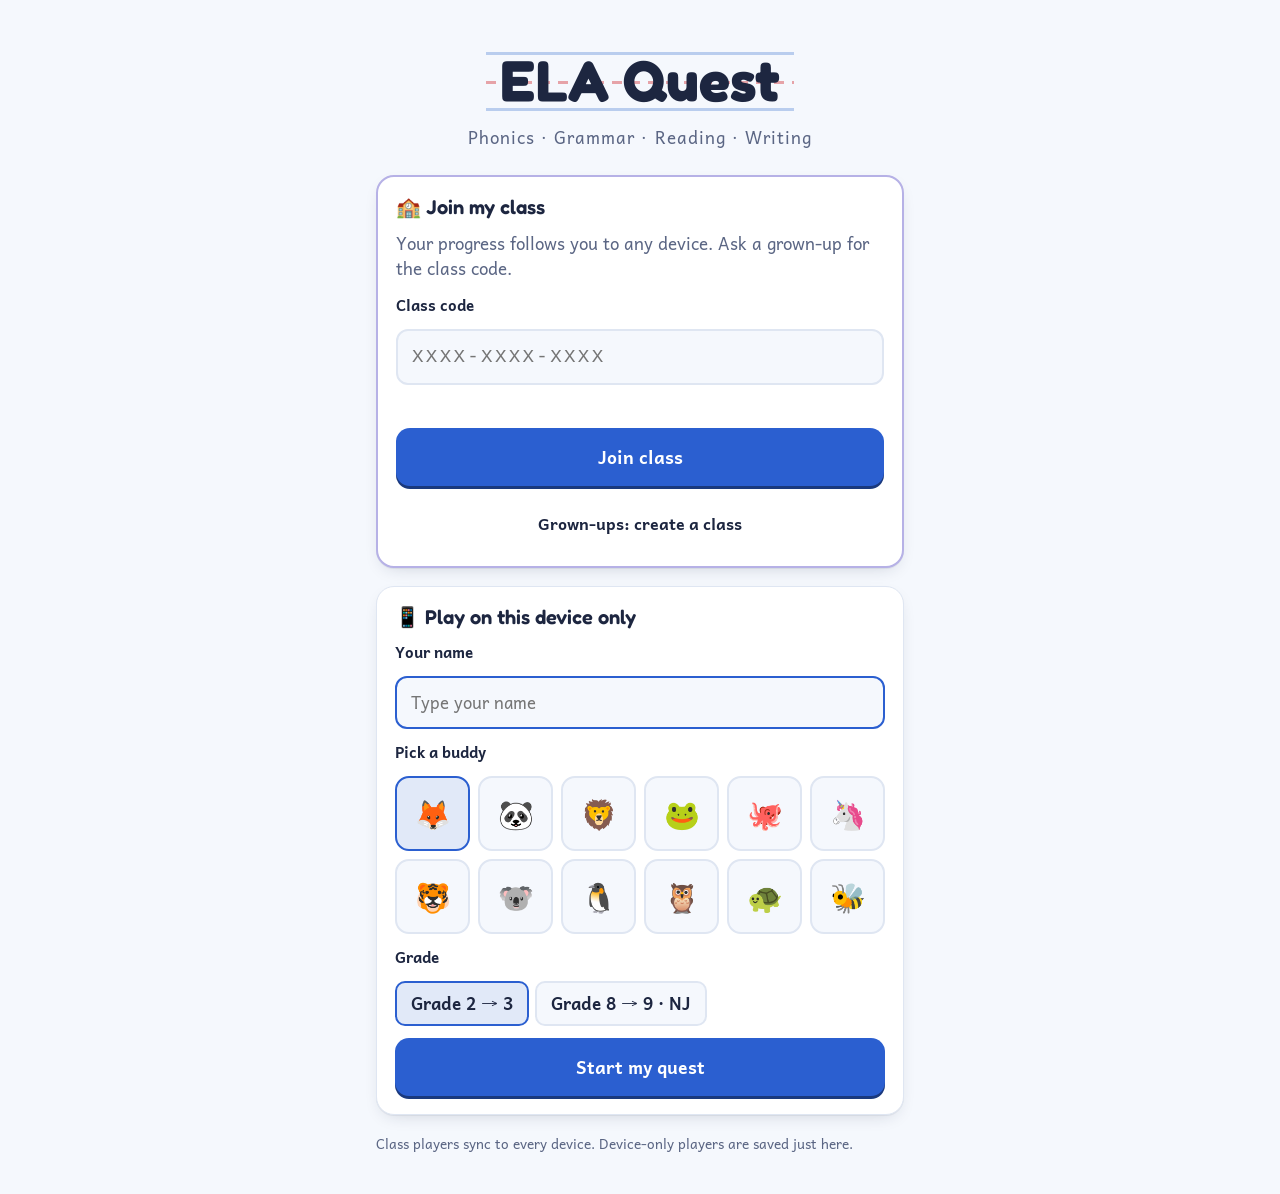
<file: index.html>
<!DOCTYPE html>
<html lang="en">
<head>
  <meta charset="UTF-8">
  <meta name="viewport" content="width=device-width, initial-scale=1.0, viewport-fit=cover">
  <meta name="theme-color" content="#2b5fd0">
  <meta name="apple-mobile-web-app-capable" content="yes">
  <meta name="apple-mobile-web-app-title" content="ELA Quest">
  <link rel="apple-touch-icon" href="icons/icon-180.png">
  <link rel="manifest" href="manifest.json">
  <title>ELA Quest</title>
  <link rel="preconnect" href="https://fonts.googleapis.com">
  <link rel="preconnect" href="https://fonts.gstatic.com" crossorigin>
  <link rel="stylesheet" href="https://fonts.googleapis.com/css2?family=Andika:wght@400;700&family=Fredoka:wght@500;600;700&display=swap">
  <link rel="stylesheet" href="styles.css">
</head>
<body>
  <div id="app"></div>
  <script src="sound.js"></script>
  <script src="data/voice-clips.js"></script>
  <script src="voice.js"></script>
  <script src="data/cloud-config.js"></script>
  <script src="cloud.js"></script>
  <script src="data/core.js"></script>
  <script src="data/phonics.js"></script>
  <script src="data/spellwords.js"></script>
  <script src="data/spelling.js"></script>
  <script src="data/grammar.js"></script>
  <script src="data/reading.js"></script>
  <script src="data/vocab.js"></script>
  <script src="data/writing.js"></script>
  <script src="data/g8-reading.js"></script>
  <script src="data/g8-language.js"></script>
  <script src="data/g8-vocab.js"></script>
  <script src="data/vwd-words.js"></script>
  <script src="data/vwd.js"></script>
  <script src="data/g8-writing.js"></script>
  <script src="data/lessons.js"></script>
  <script src="data/videos.js"></script>
  <script src="app.js"></script>
</body>
</html>
</file>
<file: styles.css>
/* ELA Quest. Layout: a primary-ruled notebook page (solid lines + dashed midline) in light mode,
   a classroom chalkboard in dark mode; one crayon color per subject. */
:root {
  --paper: #f5f8fd;
  --surface: #ffffff;
  --ink: #1d2640;
  --muted: #5b6684;
  --line: #dfe6f2;
  --rule: #b9cdee;
  --rule-mid: #e6a3a8;
  --phonics: #dc6a12;
  --grammar: #1f8f4e;
  --reading: #2b5fd0;
  --writing: #c42f69;
  --mix: #6a4fd0;
  --spelling: #b07800;
  --vocab: #0d8585;
  --gold: #f2b01e;
  --good: #1c8f50;
  --bad: #cf3442;
  --shadow: 0 1px 0 rgba(29, 38, 64, 0.06), 0 6px 18px -8px rgba(29, 38, 64, 0.22);
  --f-display: "Fredoka", "Chalkboard SE", "Comic Sans MS", system-ui, sans-serif;
  --f-body: "Andika", "Century Gothic", "Trebuchet MS", system-ui, sans-serif;
  --r: 18px;
  color-scheme: light;
}
@media (prefers-color-scheme: dark) {
  :root:not([data-theme="light"]) {
    --paper: #142019; --surface: #1d2c25; --ink: #eef4ec; --muted: #a8b8ad; --line: #2c3f36; --rule: #2f463b; --rule-mid: #5a3c40;
    --phonics: #ff9a48; --grammar: #52c985; --reading: #79a0ff; --writing: #f2709f; --mix: #a58cff; --spelling: #f2bd3c; --vocab: #3cc9c9; --gold: #ffd25a; --good: #52c985; --bad: #ff707b;
    --shadow: 0 1px 0 rgba(0, 0, 0, 0.3), 0 8px 20px -10px rgba(0, 0, 0, 0.6);
    color-scheme: dark;
  }
}
:root[data-theme="dark"] {
  --paper: #142019; --surface: #1d2c25; --ink: #eef4ec; --muted: #a8b8ad; --line: #2c3f36; --rule: #2f463b; --rule-mid: #5a3c40;
  --phonics: #ff9a48; --grammar: #52c985; --reading: #79a0ff; --writing: #f2709f; --mix: #a58cff; --spelling: #f2bd3c; --vocab: #3cc9c9; --gold: #ffd25a; --good: #52c985; --bad: #ff707b;
  --shadow: 0 1px 0 rgba(0, 0, 0, 0.3), 0 8px 20px -10px rgba(0, 0, 0, 0.6);
  color-scheme: dark;
}

* { box-sizing: border-box; -webkit-tap-highlight-color: transparent; }
html, body { margin: 0; }
body {
  background: var(--paper);
  color: var(--ink);
  font-family: var(--f-body);
  font-size: 17px;
  line-height: 1.5;
  min-height: 100dvh;
}
button { font: inherit; color: inherit; cursor: pointer; }
button:disabled { cursor: default; }
:focus-visible { outline: 3px solid var(--reading); outline-offset: 2px; border-radius: 10px; }
h1, h2, h3 { font-family: var(--f-display); font-weight: 600; line-height: 1.2; margin: 0; text-wrap: balance; }
h1 { font-size: 1.9rem; }
h2 { font-size: 1.25rem; }
h3 { font-size: 1.05rem; margin-top: 6px; }
p { margin: 0; }
.muted { color: var(--muted); }
.fine { color: var(--muted); font-size: 0.85rem; }
.center { text-align: center; }
.lead { color: var(--muted); max-width: 60ch; }

/* subject color hook */
.s-phonics { --c: var(--phonics); }
.s-grammar { --c: var(--grammar); }
.s-reading { --c: var(--reading); }
.s-writing, .s-studio { --c: var(--writing); }
.s-mix { --c: var(--mix); }
.s-spelling { --c: var(--spelling); }
.s-vocab { --c: var(--vocab); }
.tint { background: color-mix(in srgb, var(--c) 12%, var(--surface)); }

#app { min-height: 100dvh; display: flex; flex-direction: column; }
.main {
  width: 100%;
  max-width: 1040px;
  margin: 0 auto;
  padding-inline: 16px;
  padding-block: 18px 110px;
  display: flex;
  flex-direction: column;
  gap: 18px;
  flex: 1;
}
.main.focus { padding-bottom: 32px; }

/* ---------- top bar ---------- */
.topbar {
  position: sticky;
  top: env(safe-area-inset-top, 0px);
  z-index: 20;
  display: flex;
  align-items: center;
  justify-content: space-between;
  gap: 12px;
  padding: 10px 16px;
  background: color-mix(in srgb, var(--paper) 88%, transparent);
  backdrop-filter: blur(10px);
  -webkit-backdrop-filter: blur(10px);
  border-bottom: 1px solid var(--line);
}
.brand {
  border: 0; background: none; padding: 2px 8px 0; text-align: left;
  display: flex; flex-direction: column; line-height: 1.05;
  /* primary handwriting rule behind the wordmark */
  background-image: linear-gradient(var(--rule), var(--rule)), repeating-linear-gradient(90deg, var(--rule-mid) 0 6px, transparent 6px 11px), linear-gradient(var(--rule), var(--rule));
  background-size: 100% 2px, 100% 2px, 100% 2px;
  background-position: 0 2px, 0 15px, 0 28px;
  background-repeat: no-repeat;
}
.brand-word { font-family: var(--f-display); font-weight: 700; font-size: 1.4rem; letter-spacing: 0.01em; }
.brand-sub { font-size: 0.72rem; color: var(--muted); letter-spacing: 0.08em; text-transform: uppercase; margin-top: 3px; }
.top-right { display: flex; align-items: center; gap: 8px; min-width: 0; }
.pill {
  display: inline-flex; align-items: center; gap: 6px;
  padding: 6px 11px; border-radius: 999px;
  background: var(--surface); border: 1px solid var(--line);
  font-size: 0.9rem; white-space: nowrap; font-variant-numeric: tabular-nums;
}
.xpbar { width: 54px; height: 8px; border-radius: 99px; background: var(--line); overflow: hidden; display: inline-block; }
.xpbar i { display: block; height: 100%; background: var(--gold); border-radius: 99px; }
.chip-me { display: inline-flex; align-items: center; gap: 6px; padding: 4px 12px 4px 4px; border-radius: 999px; border: 1px solid var(--line); background: var(--surface); min-width: 0; }
.chip-me .av { font-size: 1.35rem; width: 32px; height: 32px; display: grid; place-items: center; background: var(--paper); border-radius: 50%; }
.chip-me .nm { max-width: 9ch; overflow: hidden; text-overflow: ellipsis; white-space: nowrap; font-weight: 700; }

/* ---------- bottom tabs ---------- */
.tabbar {
  position: fixed; left: 0; right: 0; bottom: 0; z-index: 20;
  display: flex; justify-content: center; gap: 4px;
  padding: 6px 10px calc(6px + env(safe-area-inset-bottom, 0px));
  background: var(--surface); border-top: 1px solid var(--line);
}
.tab { flex: 1; max-width: 140px; border: 0; background: none; padding: 6px 4px; border-radius: 12px; display: flex; flex-direction: column; align-items: center; gap: 1px; font-size: 0.8rem; color: var(--muted); }
.tab-ic { font-size: 1.35rem; filter: grayscale(0.7); opacity: 0.75; }
.tab.on { color: var(--ink); font-weight: 700; background: var(--paper); }
.tab.on .tab-ic { filter: none; opacity: 1; }

/* ---------- generic ---------- */
.card { background: var(--surface); border: 1px solid var(--line); border-radius: var(--r); padding: 18px; box-shadow: var(--shadow); min-width: 0; }
.stack { display: flex; flex-direction: column; gap: 12px; }
.row { display: flex; flex-wrap: wrap; gap: 10px; align-items: center; }
.row.end { justify-content: flex-end; }
.row-between { display: flex; justify-content: space-between; align-items: baseline; gap: 10px; flex-wrap: wrap; }
.grid2 { display: grid; grid-template-columns: repeat(auto-fit, minmax(280px, 1fr)); gap: 18px; }
.sec { margin-top: 6px; }
.page-h { margin-top: 4px; }
.btn {
  display: inline-flex; align-items: center; justify-content: center; gap: 6px;
  padding: 11px 18px; border-radius: 14px;
  border: 2px solid var(--line); background: var(--surface);
  font-weight: 700; font-size: 1rem; transition: transform 0.1s ease, background 0.15s;
}
.btn:hover:not(:disabled) { border-color: color-mix(in srgb, var(--ink) 25%, var(--line)); }
.btn:active:not(:disabled) { transform: translateY(1px); }
.btn:disabled { opacity: 0.45; }
.btn.primary { background: var(--c, var(--reading)); border-color: transparent; color: #fff; box-shadow: 0 3px 0 color-mix(in srgb, var(--c, var(--reading)) 60%, #000); }
.btn.primary:hover:not(:disabled) { border-color: transparent; filter: brightness(1.05); }
.btn.big { padding: 14px 26px; font-size: 1.1rem; }
.btn.small { padding: 6px 12px; font-size: 0.88rem; border-radius: 10px; }
.btn.ghost { background: transparent; border-color: transparent; }
.btn.danger { color: var(--bad); border-color: color-mix(in srgb, var(--bad) 35%, var(--line)); }
.btn.danger.ghost { border-color: transparent; }
.icon-btn { border: 0; background: var(--paper); width: 40px; height: 40px; border-radius: 12px; display: grid; place-items: center; font-size: 1.1rem; flex: none; }
.icon-btn.mini { width: 34px; height: 34px; font-size: 0.95rem; }
.input { width: 100%; font: inherit; font-size: 1.05rem; padding: 12px 14px; border-radius: 12px; border: 2px solid var(--line); background: var(--paper); color: var(--ink); }
.input:focus { outline: none; border-color: var(--c, var(--reading)); }
.input.err { border-color: var(--bad); }
.lbl { font-weight: 700; font-size: 0.95rem; }
.meter { display: block; height: 10px; border-radius: 99px; background: color-mix(in srgb, var(--c, var(--reading)) 14%, var(--line)); overflow: hidden; }
.meter.big { height: 14px; }
.meter i { display: block; height: 100%; width: 0; background: var(--c, var(--reading)); border-radius: 99px; transition: width 0.4s ease; }
.kind { font-size: 0.75rem; text-transform: uppercase; letter-spacing: 0.08em; font-weight: 700; color: var(--c, var(--muted)); }
.std { font-size: 0.72rem; letter-spacing: 0.04em; color: var(--muted); font-variant-numeric: tabular-nums; }
.stars i { font-style: normal; color: var(--line); font-size: 1.05rem; }
.stars i.on { color: var(--gold); }
.stars { color: var(--gold); letter-spacing: 1px; }
.stars.big { font-size: 1.6rem; }

/* ---------- welcome ---------- */
.welcome { max-width: 560px; justify-content: center; padding-bottom: 40px; }
.paper-title { text-align: center; padding: 18px 0 6px; }
.paper-title h1 {
  font-size: clamp(2.6rem, 9vw, 3.6rem); font-weight: 700; display: inline-block; padding: 0 14px; line-height: 1.55;
  background-image: linear-gradient(var(--rule), var(--rule)), repeating-linear-gradient(90deg, var(--rule-mid) 0 10px, transparent 10px 18px), linear-gradient(var(--rule), var(--rule));
  background-size: 100% 3px; background-repeat: no-repeat; background-position: 0 18%, 0 52%, 0 84%;
}
.paper-title p { color: var(--muted); letter-spacing: 0.06em; }
.avatars { display: grid; grid-template-columns: repeat(6, 1fr); gap: 8px; }
.av-btn { aspect-ratio: 1; max-width: 100%; font-size: 1.8rem; border-radius: 14px; border: 2px solid var(--line); background: var(--paper); }
.av-btn.on { border-color: var(--reading); background: color-mix(in srgb, var(--reading) 14%, var(--surface)); }

/* ---------- home ---------- */
.hello { display: flex; align-items: center; gap: 14px; }
.hello-av { font-size: 2.6rem; width: 68px; height: 68px; border-radius: 50%; background: var(--surface); border: 2px solid var(--line); display: grid; place-items: center; flex: none; }
.hello-text { min-width: 0; }
.hello p { color: var(--muted); }
.today { display: flex; flex-wrap: wrap; justify-content: space-between; align-items: center; gap: 16px; }
.today-goal { display: flex; gap: 14px; align-items: center; }
.today-btns { display: flex; flex-wrap: wrap; gap: 10px; }
.today .btn.primary { --c: var(--mix); }
.ring { --p: 0; width: 64px; height: 64px; border-radius: 50%; flex: none; display: grid; place-items: center; background: conic-gradient(var(--gold) calc(var(--p) * 1%), var(--line) 0); }
.ring span { width: 48px; height: 48px; border-radius: 50%; background: var(--surface); display: grid; place-items: center; font-weight: 700; font-variant-numeric: tabular-nums; }
.subjects { display: grid; grid-template-columns: repeat(auto-fill, minmax(220px, 1fr)); gap: 14px; }
.subject {
  text-align: left; display: flex; flex-direction: column; gap: 6px;
  padding: 18px; border-radius: var(--r); border: 2px solid color-mix(in srgb, var(--c) 30%, var(--line));
  background: color-mix(in srgb, var(--c) 9%, var(--surface)); box-shadow: var(--shadow);
  transition: transform 0.15s ease;
}
.subject:hover { transform: translateY(-2px); }
.subject-ic { font-size: 2rem; }
.subject-name { font-family: var(--f-display); font-size: 1.35rem; font-weight: 600; color: var(--c); }
.subject-blurb { color: var(--muted); font-size: 0.92rem; flex: 1; }
.subject-meta { font-size: 0.82rem; color: var(--muted); font-variant-numeric: tabular-nums; }
.uplist { list-style: none; margin: 10px 0 0; padding: 0; display: flex; flex-direction: column; gap: 8px; }
.up { width: 100%; display: flex; align-items: center; gap: 12px; padding: 10px 12px; border-radius: 14px; border: 1px solid var(--line); background: color-mix(in srgb, var(--c) 7%, var(--surface)); text-align: left; }
.up-ic { font-size: 1.5rem; }
.up-txt { flex: 1; display: flex; flex-direction: column; min-width: 0; }
.up-txt small { color: var(--muted); }
.go { font-weight: 700; color: var(--c); }
.ready { display: flex; align-items: baseline; gap: 10px; margin: 8px 0; flex-wrap: wrap; }
.ready-num { font-family: var(--f-display); font-size: 2.4rem; font-weight: 700; color: var(--grammar); font-variant-numeric: tabular-nums; }
.grid2 .card .meter { --c: var(--grammar); }
.grid2 .card .fine { margin-top: 10px; }

/* ---------- subject page ---------- */
.sub-head { display: flex; align-items: center; gap: 14px; padding: 16px; border-radius: var(--r); background: color-mix(in srgb, var(--c) 13%, var(--surface)); border: 2px solid color-mix(in srgb, var(--c) 30%, var(--line)); }
.sub-head h1 { color: var(--c); font-size: 1.7rem; }
.sub-head p { color: var(--muted); }
.sub-head > div { min-width: 0; }
.sub-ic { font-size: 2.4rem; }
.back { border: 0; background: var(--surface); width: 42px; height: 42px; border-radius: 12px; font-size: 1.3rem; flex: none; }
.legend { display: flex; flex-wrap: wrap; gap: 8px 18px; font-size: 0.85rem; color: var(--muted); }
.legend span { display: inline-flex; align-items: center; gap: 6px; }
.lv { width: 14px; height: 14px; border-radius: 4px; display: inline-block; }
.lv.lv0, .level.lv0 { --lv: #6fbf73; }
.lv.lv1, .level.lv1 { --lv: #3f8fd8; }
.lv.lv2, .level.lv2 { --lv: #9a5cd6; }
.lv { background: var(--lv); }
.skills { display: flex; flex-direction: column; gap: 14px; }
.skill h2 { display: flex; align-items: center; gap: 10px; margin-bottom: 12px; }
.skill-ic { font-size: 1.5rem; }
.levels { display: grid; grid-template-columns: repeat(auto-fit, minmax(210px, 1fr)); gap: 10px; }
.level {
  text-align: left; display: flex; flex-direction: column; gap: 4px;
  padding: 12px 14px; border-radius: 14px; background: var(--paper);
  border: 2px solid color-mix(in srgb, var(--lv) 35%, var(--line)); border-top: 6px solid var(--lv);
}
.level:hover:not(.locked) { background: color-mix(in srgb, var(--lv) 8%, var(--surface)); }
.level.locked { opacity: 0.55; border-top-color: var(--line); }
.level.passed { background: color-mix(in srgb, var(--lv) 10%, var(--surface)); }
.level-top { display: flex; justify-content: space-between; align-items: center; gap: 6px; }
.level-tag { font-size: 0.72rem; font-weight: 700; letter-spacing: 0.07em; text-transform: uppercase; color: var(--lv); }
.level.locked .level-tag { color: var(--muted); }
.level-title { font-weight: 700; font-size: 1.02rem; }
.level-desc { font-size: 0.88rem; color: var(--muted); flex: 1; }
.level-foot { display: flex; justify-content: space-between; gap: 8px; font-size: 0.8rem; color: var(--muted); margin-top: 4px; font-variant-numeric: tabular-nums; }

/* ---------- quiz ---------- */
.quiz { display: flex; flex-direction: column; gap: 12px; }
.quiz-head { display: flex; align-items: center; gap: 12px; }
.quiz-title { flex: 1; display: flex; flex-direction: column; line-height: 1.25; min-width: 0; }
.quiz-title b { font-family: var(--f-display); font-weight: 600; font-size: 1.05rem; overflow: hidden; text-overflow: ellipsis; white-space: nowrap; }
.quiz-title span { color: var(--muted); font-size: 0.85rem; }
.progress { height: 12px; border-radius: 99px; background: var(--line); overflow: hidden; }
.progress i { display: block; height: 100%; background: var(--c); border-radius: 99px; transition: width 0.35s ease; }
.quiz-body { display: grid; gap: 16px; }
.quiz-body.with-passage { grid-template-columns: minmax(0, 1.1fr) minmax(0, 1fr); align-items: start; }
@media (max-width: 820px) { .quiz-body.with-passage { grid-template-columns: 1fr; } }
.passage { max-height: 72vh; overflow: auto; position: sticky; top: 12px; }
@media (max-width: 820px) { .passage { position: static; max-height: 46vh; } }
.passage-head { display: flex; justify-content: space-between; align-items: center; margin-bottom: 6px; }
.passage h2 { margin-bottom: 10px; font-size: 1.35rem; }
.passage p { font-size: 1.12rem; line-height: 1.75; margin-bottom: 0.8em; max-width: 62ch; }
.qcard { display: flex; flex-direction: column; gap: 14px; }
.from { font-size: 0.78rem; color: var(--muted); text-transform: uppercase; letter-spacing: 0.07em; }
.prompt-row { display: flex; gap: 10px; align-items: flex-start; }
.prompt { flex: 1; font-size: 1.28rem; font-weight: 700; line-height: 1.45; min-width: 0; overflow-wrap: anywhere; }
.say-row { display: flex; gap: 8px; align-items: center; }
.btn.say { background: color-mix(in srgb, var(--c) 14%, var(--surface)); border-color: color-mix(in srgb, var(--c) 40%, var(--line)); font-size: 1.1rem; }
.howto { color: var(--muted); font-size: 0.92rem; }

.opts { display: grid; grid-template-columns: repeat(2, minmax(0, 1fr)); gap: 10px; }
.opts.long { grid-template-columns: 1fr; }
.opt-wrap { display: flex; gap: 6px; align-items: stretch; min-width: 0; }
.opt {
  flex: 1; min-width: 0; padding: 14px 16px; border-radius: 14px; text-align: left;
  border: 2px solid var(--line); background: var(--paper); font-size: 1.12rem; font-weight: 700;
  box-shadow: 0 3px 0 var(--line); overflow-wrap: anywhere; transition: transform 0.08s ease;
}
.opt:hover:not(:disabled) { border-color: var(--c); }
.opt:active:not(:disabled) { transform: translateY(2px); box-shadow: 0 1px 0 var(--line); }
.opt.right, .chip.right, .tapw.right { border-color: var(--good); background: color-mix(in srgb, var(--good) 16%, var(--surface)); box-shadow: 0 3px 0 color-mix(in srgb, var(--good) 50%, var(--line)); }
.opt.wrong, .chip.wrong, .tapw.wrong { border-color: var(--bad); background: color-mix(in srgb, var(--bad) 12%, var(--surface)); }
.opt.dim { opacity: 0.55; text-decoration: line-through; }

.tray { display: flex; flex-wrap: wrap; gap: 8px; min-height: 52px; padding: 10px; border-radius: 14px; border: 2px dashed var(--line); align-items: center; }
.chip { padding: 8px 14px; border-radius: 999px; border: 2px solid var(--line); background: var(--surface); font-weight: 700; font-size: 1.02rem; box-shadow: 0 2px 0 var(--line); }
.chip.sel { border-color: var(--c); background: color-mix(in srgb, var(--c) 18%, var(--surface)); transform: translateY(-2px); }
.bins { display: grid; grid-template-columns: repeat(var(--n), minmax(0, 1fr)); gap: 10px; }
@media (max-width: 520px) { .bins { grid-template-columns: 1fr; } }
.bin { border-radius: 14px; border: 2px solid var(--line); background: var(--paper); padding: 10px; min-height: 110px; display: flex; flex-direction: column; gap: 8px; cursor: pointer; }
.bin.target { border-color: var(--c); border-style: dashed; background: color-mix(in srgb, var(--c) 6%, var(--surface)); }
.bin-title { font-family: var(--f-display); font-weight: 600; color: var(--c); text-align: center; }
.bin-items { display: flex; flex-wrap: wrap; gap: 6px; justify-content: center; }

.slots { min-height: 64px; padding: 10px; border-radius: 14px; display: flex; flex-wrap: wrap; gap: 6px; align-items: center; justify-content: center;
  background-color: var(--paper);
  background-image: linear-gradient(var(--rule), var(--rule)), repeating-linear-gradient(90deg, var(--rule-mid) 0 8px, transparent 8px 14px), linear-gradient(var(--rule), var(--rule));
  background-size: calc(100% - 24px) 2px; background-repeat: no-repeat; background-position: 12px 14px, 12px 50%, 12px calc(100% - 14px);
}
.slots.sentence { justify-content: flex-start; }
.tiles { display: flex; flex-wrap: wrap; gap: 8px; justify-content: center; }
.tile { min-width: 50px; padding: 10px 14px; border-radius: 12px; border: 2px solid var(--line); background: var(--surface); font-size: 1.35rem; font-weight: 700; box-shadow: 0 3px 0 var(--line); }
.tile.word { font-size: 1.08rem; min-width: 0; }
.tile.in { border-color: var(--c); background: color-mix(in srgb, var(--c) 12%, var(--surface)); }
.tile:disabled:not(.in) { opacity: 0.25; }
.olist { display: flex; flex-direction: column; gap: 8px; }
.olist.pool { padding-top: 10px; border-top: 2px dashed var(--line); }
.ostep { text-align: left; padding: 12px 14px; border-radius: 12px; border: 2px solid var(--line); background: var(--paper); font-weight: 700; display: flex; gap: 10px; align-items: center; }
.ostep.in { border-color: var(--c); background: color-mix(in srgb, var(--c) 10%, var(--surface)); }
.ostep .num { width: 28px; height: 28px; border-radius: 50%; background: var(--c); color: #fff; display: grid; place-items: center; flex: none; font-size: 0.9rem; }
.tapline { display: flex; flex-wrap: wrap; gap: 6px; font-size: 1.3rem; padding: 6px 0; }
.tapw { padding: 6px 10px; border-radius: 10px; border: 2px solid transparent; background: var(--paper); font-weight: 700; font-size: 1.2rem; }
.tapw.sel { border-color: var(--c); background: color-mix(in srgb, var(--c) 18%, var(--surface)); }
.big-input { font-size: 1.4rem; text-align: center; }

.fb { border-radius: 14px; padding: 12px 14px; display: flex; flex-direction: column; gap: 4px; border: 2px solid; }
.fb b { font-family: var(--f-display); font-size: 1.15rem; font-weight: 600; }
.fb-good { border-color: var(--good); background: color-mix(in srgb, var(--good) 12%, var(--surface)); }
.fb-good b { color: var(--good); }
.fb-try { border-color: var(--gold); background: color-mix(in srgb, var(--gold) 14%, var(--surface)); }
.fb-bad { border-color: var(--bad); background: color-mix(in srgb, var(--bad) 9%, var(--surface)); }
.fb-bad b { color: var(--bad); }
.fb-answer { font-weight: 700; font-size: 1.1rem; }
.actions { display: flex; justify-content: flex-end; }
.actions:empty { display: none; }
.shake { animation: shake 0.35s ease; }
@keyframes shake { 0%, 100% { transform: translateX(0); } 25% { transform: translateX(-6px); } 75% { transform: translateX(6px); } }

/* ---------- results ---------- */
.results { text-align: center; display: flex; flex-direction: column; align-items: center; gap: 10px; padding: 28px 18px; }
.big-stars { display: flex; gap: 6px; font-size: 3.4rem; line-height: 1; }
.big-stars i { font-style: normal; color: var(--line); }
.big-stars i.on { color: var(--gold); animation: pop 0.5s ease both; }
@keyframes pop { 0% { transform: scale(0.2) rotate(-30deg); } 70% { transform: scale(1.2); } 100% { transform: scale(1); } }
.score { font-size: 1.2rem; font-variant-numeric: tabular-nums; }
.reward-row { display: flex; flex-wrap: wrap; gap: 8px; justify-content: center; }
.reward { padding: 6px 12px; border-radius: 999px; background: color-mix(in srgb, var(--gold) 22%, var(--surface)); font-weight: 700; }
.reward.unlock { background: color-mix(in srgb, var(--grammar) 18%, var(--surface)); }
.tip { color: var(--muted); }
.res-btns { display: flex; flex-wrap: wrap; gap: 10px; justify-content: center; margin-top: 8px; }
.new-badges { display: flex; flex-wrap: wrap; gap: 10px; justify-content: center; }
.review ol { padding-left: 1.3em; margin: 10px 0 0; display: flex; flex-direction: column; gap: 12px; }
.review .ans { color: var(--good); }

/* ---------- progress ---------- */
.stats { display: grid; grid-template-columns: repeat(4, minmax(0, 1fr)); gap: 12px; }
@media (max-width: 640px) { .stats { grid-template-columns: repeat(2, minmax(0, 1fr)); } }
.stat { background: var(--surface); border: 1px solid var(--line); border-radius: var(--r); padding: 14px 16px; display: flex; flex-direction: column; }
.stat b { font-family: var(--f-display); font-size: 1.9rem; font-weight: 600; font-variant-numeric: tabular-nums; }
.stat span { color: var(--muted); font-size: 0.88rem; }
.week { display: grid; grid-template-columns: repeat(7, 1fr); gap: 8px; margin-top: 14px; }
.day { display: flex; flex-direction: column; align-items: center; gap: 4px; }
.bar-box { position: relative; height: 120px; width: 100%; max-width: 44px; border-radius: 8px; background-image: repeating-linear-gradient(0deg, var(--line) 0 1px, transparent 1px 30px); }
.bar { position: absolute; bottom: 0; left: 0; right: 0; border-radius: 8px 8px 3px 3px; background: color-mix(in srgb, var(--reading) 30%, var(--line)); }
.bar.ok { left: 22%; right: 22%; background: var(--reading); }
.bar-n { position: absolute; top: -2px; left: 0; right: 0; text-align: center; font-size: 0.75rem; color: var(--muted); font-variant-numeric: tabular-nums; }
.day-l { font-size: 0.8rem; color: var(--muted); }
.day.today .day-l { color: var(--ink); font-weight: 700; }
.key { display: flex; gap: 16px; font-size: 0.82rem; color: var(--muted); margin-top: 8px; }
.sw { width: 12px; height: 12px; border-radius: 3px; display: inline-block; margin-right: 5px; vertical-align: -1px; }
.sw.a { background: color-mix(in srgb, var(--reading) 30%, var(--line)); }
.sw.b { background: var(--reading); }
.plain { list-style: none; padding: 0; margin: 10px 0 0; display: flex; flex-direction: column; gap: 8px; }
.plain li { display: flex; align-items: center; gap: 8px; }
.plain b { margin-left: auto; font-variant-numeric: tabular-nums; }
.link { border: 0; background: none; padding: 0; display: flex; align-items: center; gap: 8px; width: 100%; text-align: left; }
.link:hover { text-decoration: underline; }
.dot { width: 10px; height: 10px; border-radius: 50%; background: var(--c); flex: none; }
.map { display: grid; grid-template-columns: repeat(auto-fit, minmax(300px, 1fr)); gap: 18px; margin-top: 12px; }
.map-sub h3 { color: var(--c); margin-bottom: 8px; display: flex; justify-content: space-between; }
.map-sub h3 small { color: var(--muted); font-family: var(--f-body); font-weight: 400; font-size: 0.85rem; }
.map-row { display: grid; grid-template-columns: minmax(0, 1fr) repeat(3, 52px); gap: 6px; align-items: center; padding: 4px 0; border-bottom: 1px solid var(--line); }
.map-name { font-size: 0.92rem; overflow: hidden; text-overflow: ellipsis; white-space: nowrap; }
.cell { height: 32px; border-radius: 8px; border: 1px solid var(--line); background: var(--paper); font-size: 0.78rem; color: var(--gold); letter-spacing: -1px; }
.cell.locked { color: var(--muted); opacity: 0.6; }
.cell.c0 { color: var(--muted); }
.cell.c1 { background: color-mix(in srgb, var(--c) 10%, var(--surface)); }
.cell.c2 { background: color-mix(in srgb, var(--c) 22%, var(--surface)); }
.cell.c3 { background: color-mix(in srgb, var(--c) 36%, var(--surface)); }
.badges { display: grid; grid-template-columns: repeat(auto-fill, minmax(150px, 1fr)); gap: 10px; margin-top: 12px; }
.badge { display: flex; flex-direction: column; align-items: center; text-align: center; gap: 2px; padding: 12px 10px; border-radius: 14px; border: 2px dashed var(--line); color: var(--muted); }
.badge span { font-size: 1.9rem; filter: grayscale(1); opacity: 0.4; }
.badge b { font-size: 0.92rem; }
.badge small { font-size: 0.76rem; }
.badge.on { border: 2px solid color-mix(in srgb, var(--gold) 60%, var(--line)); background: color-mix(in srgb, var(--gold) 10%, var(--surface)); color: var(--ink); }
.badge.on span { filter: none; opacity: 1; }
.badge.inline { flex-direction: row; justify-content: center; gap: 8px; margin: 8px 0; }

/* ---------- settings / players ---------- */
.toggle { display: flex; gap: 10px; align-items: center; font-size: 1rem; }
.toggle input { width: 22px; height: 22px; accent-color: var(--reading); flex: none; }
input[type="range"] { width: 100%; accent-color: var(--reading); }
.seg { display: flex; flex-wrap: wrap; gap: 6px; }
.seg button { padding: 8px 14px; border-radius: 10px; border: 2px solid var(--line); background: var(--paper); font-weight: 700; }
.seg button.on { border-color: var(--reading); background: color-mix(in srgb, var(--reading) 14%, var(--surface)); }
.players { list-style: none; padding: 0; margin: 0 0 14px; display: flex; flex-direction: column; gap: 8px; }
.players li { display: flex; gap: 8px; align-items: center; }
.player { flex: 1; display: flex; align-items: center; gap: 12px; padding: 10px 12px; border-radius: 14px; border: 2px solid var(--line); background: var(--paper); text-align: left; min-width: 0; }
.players li.on .player { border-color: var(--reading); }
.player .av { font-size: 1.8rem; }
.player span:nth-child(2) { display: flex; flex-direction: column; flex: 1; min-width: 0; }
.player small { color: var(--muted); }
.tag { font-size: 0.75rem; font-weight: 700; color: var(--reading); }

/* ---------- writing studio ---------- */
.types { display: grid; grid-template-columns: repeat(auto-fill, minmax(180px, 1fr)); gap: 12px; }
.type-card { --c: var(--writing); display: flex; flex-direction: column; gap: 4px; text-align: left; padding: 16px; border-radius: var(--r); border: 2px solid color-mix(in srgb, var(--c) 25%, var(--line)); background: var(--surface); box-shadow: var(--shadow); }
.type-card:hover { background: color-mix(in srgb, var(--c) 7%, var(--surface)); }
.type-card b { font-family: var(--f-display); font-weight: 600; font-size: 1.2rem; color: var(--c); }
.type-card span:not(.type-ic) { color: var(--muted); font-size: 0.9rem; flex: 1; }
.type-ic { font-size: 1.9rem; }
.draft-card { --c: var(--writing); display: flex; flex-wrap: wrap; justify-content: space-between; align-items: center; gap: 12px; border: 2px solid color-mix(in srgb, var(--c) 40%, var(--line)); }
.shelf { display: grid; grid-template-columns: repeat(auto-fill, minmax(170px, 1fr)); gap: 12px; }
.book { --c: var(--writing); text-align: left; display: flex; flex-direction: column; gap: 4px; padding: 14px 14px 14px 20px; border-radius: 6px 16px 16px 6px; border: 1px solid var(--line); border-left: 8px solid var(--c); background: var(--surface); box-shadow: var(--shadow); min-height: 140px; }
.book b { font-family: var(--f-display); font-weight: 600; font-size: 1.08rem; flex: 1; overflow-wrap: anywhere; }
.book-type { font-size: 0.78rem; color: var(--muted); }
.book small { color: var(--muted); font-size: 0.78rem; }
.goal-pick { display: grid; grid-template-columns: repeat(auto-fit, minmax(180px, 1fr)); gap: 8px; }
.goal-opt { display: flex; flex-direction: column; gap: 2px; text-align: left; padding: 12px; border-radius: 14px; border: 2px solid var(--line); border-top: 6px solid var(--lv); background: var(--paper); }
.goal-opt.lv0 { --lv: #6fbf73; } .goal-opt.lv1 { --lv: #3f8fd8; } .goal-opt.lv2 { --lv: #9a5cd6; }
.goal-opt.on { border-color: var(--lv); background: color-mix(in srgb, var(--lv) 12%, var(--surface)); }
.goal-opt span { color: var(--muted); font-size: 0.88rem; }
.prompts { display: flex; flex-wrap: wrap; gap: 8px; }
.prompt-opt { padding: 9px 14px; border-radius: 999px; border: 2px solid var(--line); background: var(--paper); font-weight: 700; }
.prompt-opt.on { --c: var(--writing); border-color: var(--c); background: color-mix(in srgb, var(--c) 12%, var(--surface)); }
.steps { list-style: none; margin: 0; padding: 0; display: grid; grid-template-columns: repeat(4, 1fr); gap: 6px; }
.steps button { width: 100%; display: flex; align-items: center; justify-content: center; gap: 6px; padding: 10px 4px; border-radius: 12px; border: 2px solid var(--line); background: var(--surface); font-weight: 700; font-size: 0.95rem; }
.steps button span { width: 24px; height: 24px; border-radius: 50%; display: grid; place-items: center; background: var(--line); font-size: 0.8rem; }
.steps li.on button { --c: var(--writing); border-color: var(--c); color: var(--c); }
.steps li.on button span { background: var(--writing); color: #fff; }
.steps li.done button span { background: var(--good); color: #fff; }
.write-grid { display: grid; grid-template-columns: minmax(0, 2fr) minmax(0, 1fr); gap: 16px; align-items: start; }
@media (max-width: 820px) { .write-grid { grid-template-columns: 1fr; } }
.s-writing ~ .card .btn.primary, .s-writing ~ .write-grid .btn.primary { --c: var(--writing); }
.goal-chip { font-size: 0.82rem; padding: 4px 10px; border-radius: 999px; background: color-mix(in srgb, var(--writing) 12%, var(--surface)); color: var(--writing); font-weight: 700; }
.starters { display: flex; flex-wrap: wrap; gap: 6px; align-items: center; }
.starters .chip { font-size: 0.92rem; padding: 6px 12px; }
/* primary-ruled writing paper: top line, dashed midline, baseline */
.paper, .paper-view {
  --lh: 3.2rem;
  width: 100%; font-family: var(--f-body); font-size: 1.25rem; line-height: var(--lh);
  padding: 0.45rem 16px 0.6rem; border-radius: 12px; border: 2px solid var(--line); color: var(--ink);
  background-color: var(--surface);
  background-image:
    linear-gradient(to bottom, transparent calc(var(--lh) * 0.27), var(--rule) calc(var(--lh) * 0.27), var(--rule) calc(var(--lh) * 0.27 + 1.5px), transparent calc(var(--lh) * 0.27 + 1.5px)),
    linear-gradient(to bottom, transparent calc(var(--lh) * 0.46), color-mix(in srgb, var(--rule-mid) 80%, transparent) calc(var(--lh) * 0.46), color-mix(in srgb, var(--rule-mid) 80%, transparent) calc(var(--lh) * 0.46 + 1px), transparent calc(var(--lh) * 0.46 + 1px)),
    linear-gradient(to bottom, transparent calc(var(--lh) * 0.645), var(--rule) calc(var(--lh) * 0.645), var(--rule) calc(var(--lh) * 0.645 + 2px), transparent calc(var(--lh) * 0.645 + 2px));
  background-size: 100% var(--lh);
  background-position: 0 0.45rem;
  background-attachment: local;
}
.paper { min-height: calc(var(--lh) * 7 + 1rem); resize: vertical; }
.paper:focus { outline: none; border-color: var(--writing); }
.paper-view { white-space: pre-wrap; overflow-wrap: anywhere; min-height: calc(var(--lh) * 3); }
.paper-view.published h2 { line-height: var(--lh); font-size: 1.5rem; }
.paper-view .byline { line-height: var(--lh); color: var(--muted); font-size: 1rem; }
.counters { display: flex; flex-wrap: wrap; gap: 6px 14px; align-items: center; font-size: 0.9rem; color: var(--muted); font-variant-numeric: tabular-nums; }
.counters .meter { flex: 1; min-width: 120px; --c: var(--writing); }
.plan-side dl { margin: 10px 0; }
.plan-side dt { font-size: 0.78rem; text-transform: uppercase; letter-spacing: 0.06em; color: var(--muted); margin-top: 8px; }
.plan-side dd { margin: 2px 0 0; font-weight: 700; }
.wb { display: flex; flex-wrap: wrap; gap: 6px; margin-top: 8px; }
.wb span { padding: 4px 10px; border-radius: 8px; background: var(--paper); border: 1px solid var(--line); font-size: 0.9rem; }
.checks { list-style: none; padding: 0; margin: 0; display: flex; flex-direction: column; gap: 8px; }
.checks li { display: flex; gap: 10px; align-items: flex-start; padding: 10px 12px; border-radius: 12px; border: 2px solid var(--line); }
.checks li span:last-child { display: flex; flex-direction: column; min-width: 0; }
.checks small { color: var(--muted); }
.checks .mark { width: 26px; height: 26px; border-radius: 50%; display: grid; place-items: center; font-weight: 700; flex: none; color: #fff; }
.checks li.ok { border-color: color-mix(in srgb, var(--good) 40%, var(--line)); }
.checks li.ok .mark { background: var(--good); }
.checks li.no { border-color: color-mix(in srgb, var(--gold) 60%, var(--line)); }
.checks li.no .mark { background: var(--gold); color: #3a2a00; }

/* ---------- modal & confetti ---------- */
.scrim { position: fixed; inset: 0; background: rgba(10, 16, 30, 0.45); z-index: 40; }
.modal { position: fixed; z-index: 41; left: 50%; top: 50%; transform: translate(-50%, -50%); width: min(440px, calc(100% - 32px)); background: var(--surface); border-radius: var(--r); padding: 22px; display: flex; flex-direction: column; gap: 12px; box-shadow: 0 20px 50px rgba(0, 0, 0, 0.3); }
.confetti { position: fixed; inset: 0; pointer-events: none; z-index: 50; overflow: hidden; }
.confetti i { position: absolute; top: -12px; width: 10px; height: 14px; border-radius: 2px; animation: fall linear forwards; }
@keyframes fall { to { top: 105%; transform: translateX(40px) rotate(540deg); } }

@media (max-width: 560px) {
  body { font-size: 16px; }
  h1 { font-size: 1.6rem; }
  .pill.streak { display: none; }
  .xpbar { width: 36px; }
  .chip-me .nm { display: none; }
  .chip-me { padding: 4px; }
  .opts { grid-template-columns: 1fr; }
  .prompt { font-size: 1.15rem; }
  .steps button { font-size: 0.8rem; flex-direction: column; gap: 2px; }
  .map-row { grid-template-columns: minmax(0, 1fr) repeat(3, 44px); }
}
@media (prefers-reduced-motion: reduce) {
  *, *::before, *::after { animation: none !important; transition: none !important; }
}

/* Writing Studio spans the subject grid as a banner */
.subject.s-studio { grid-column: 1 / -1; display: grid; grid-template-columns: auto 1fr; column-gap: 14px; align-items: center; }
.subject.s-studio .subject-ic { grid-row: span 3; font-size: 2.4rem; }
.opts.tiny { grid-template-columns: repeat(auto-fit, minmax(72px, 1fr)); }
.opts.tiny .opt { text-align: center; font-size: 1.5rem; }
@media (max-width: 560px) { .opts.tiny { grid-template-columns: repeat(auto-fit, minmax(60px, 1fr)); } }

/* ---------- "Watch first" example ---------- */
.example-grid { display: grid; grid-template-columns: minmax(0, 0.9fr) minmax(0, 1.1fr); gap: 16px; align-items: start; }
@media (max-width: 820px) { .example-grid { grid-template-columns: 1fr; } }
.lesson { display: flex; flex-direction: column; gap: 12px; border: 2px solid color-mix(in srgb, var(--c) 35%, var(--line)); background: color-mix(in srgb, var(--c) 7%, var(--surface)); }
.lesson-head { display: flex; justify-content: space-between; align-items: center; gap: 10px; }
.rule { font-size: 1.3rem; font-weight: 700; line-height: 1.45; text-wrap: pretty; }
.ex {
  font-family: var(--f-display); font-size: 1.35rem; font-weight: 500; color: var(--c);
  padding: 10px 14px; border-radius: 12px; background: var(--surface); border: 2px dashed color-mix(in srgb, var(--c) 40%, var(--line));
}
.modal .rule { font-size: 1.15rem; }
.video-link { align-self: flex-start; }
.demo-card { position: relative; display: flex; flex-direction: column; gap: 12px; overflow: hidden; }
.demo-status { font-size: 0.85rem; color: var(--muted); }
.demo-body { pointer-events: none; display: flex; flex-direction: column; gap: 12px; }
.demo-body .btn.ghost { display: none; }
.demo-passage { padding: 10px 14px; border-radius: 12px; background: var(--paper); border: 1px solid var(--line); font-size: 0.95rem; display: flex; flex-direction: column; gap: 4px; }
.demo-passage small { color: var(--muted); }
.hand {
  position: absolute; left: 0; top: 0; font-size: 2.4rem; line-height: 1; pointer-events: none; z-index: 3;
  opacity: 0; transform: translate(80%, 300px); transition: transform 0.6s cubic-bezier(.3, .7, .2, 1), opacity 0.3s;
  filter: drop-shadow(0 4px 6px rgba(0, 0, 0, 0.25));
}
.hand.show { opacity: 1; }
.hand.tap { scale: 0.82; }
.example-actions { display: flex; justify-content: flex-end; gap: 10px; flex-wrap: wrap; }
.pulse { animation: pulse 1.2s ease-in-out infinite; }
@keyframes pulse { 0%, 100% { transform: scale(1); } 50% { transform: scale(1.06); } }

/* ---------- videos ---------- */
.vgrid { display: grid; grid-template-columns: repeat(auto-fill, minmax(240px, 1fr)); gap: 14px; }
.vstrip { display: grid; grid-template-columns: repeat(4, minmax(0, 1fr)); gap: 12px; margin-top: 12px; }
@media (max-width: 900px) { .vstrip { grid-template-columns: repeat(2, minmax(0, 1fr)); } }
.vcard { text-align: left; display: flex; flex-direction: column; gap: 4px; padding: 0 0 12px; border-radius: var(--r); border: 1px solid var(--line); background: var(--surface); overflow: hidden; box-shadow: var(--shadow); min-width: 0; }
.vcard:hover .vplay { transform: translate(-50%, -50%) scale(1.1); }
.vcard > b, .vcard > small, .vcard > .vlabel { padding-inline: 12px; }
.vcard > b { font-family: var(--f-display); font-weight: 600; font-size: 1.05rem; }
.vcard > small { color: var(--muted); font-size: 0.84rem; }
.vlabel { font-size: 0.72rem; text-transform: uppercase; letter-spacing: 0.07em; font-weight: 700; color: var(--c); margin-top: 6px; }
.vthumb { position: relative; display: block; aspect-ratio: 16 / 9; max-width: 100%; background: var(--paper); border-bottom: 4px solid var(--c); }
.vthumb img { width: 100%; height: 100%; object-fit: cover; display: block; }
.vplay { position: absolute; left: 50%; top: 50%; transform: translate(-50%, -50%); width: 54px; height: 54px; border-radius: 50%; background: color-mix(in srgb, var(--c) 92%, transparent); color: #fff; display: grid; place-items: center; font-size: 1.3rem; padding-left: 4px; transition: transform 0.15s; box-shadow: 0 4px 12px rgba(0, 0, 0, 0.25); }
.vdur, .vdone { position: absolute; bottom: 8px; padding: 2px 8px; border-radius: 8px; font-size: 0.78rem; font-weight: 700; font-variant-numeric: tabular-nums; }
.vdur { right: 8px; background: rgba(15, 20, 35, 0.75); color: #fff; }
.vdone { left: 8px; background: var(--good); color: #fff; }
.vpage { display: flex; flex-direction: column; gap: 14px; }
.player-top { display: flex; align-items: center; gap: 12px; }
.vwrap { border-radius: var(--r); overflow: hidden; background: #000; box-shadow: var(--shadow); aspect-ratio: 16 / 9; max-width: 100%; border: 3px solid var(--c); }
.vwrap video { width: 100%; height: 100%; display: block; }
.vinfo { display: flex; flex-direction: column; gap: 8px; }
.tag-done { color: var(--good); font-weight: 700; }
.vtoast { padding: 10px 14px; border-radius: 12px; background: color-mix(in srgb, var(--gold) 20%, var(--surface)); font-weight: 700; }
@media (max-width: 560px) { .tab { font-size: 0.72rem; } }

/* ---------- classes & sync ---------- */
.narrow { width: 100%; max-width: 560px; margin-inline: auto; display: flex; flex-direction: column; gap: 18px; }
.class-card { border: 2px solid color-mix(in srgb, var(--mix) 35%, var(--line)); }
.code-input { font-family: ui-monospace, "SF Mono", Menlo, monospace; letter-spacing: 0.12em; text-transform: uppercase; font-size: 1.2rem; }
.big-code { font-family: ui-monospace, "SF Mono", Menlo, monospace; font-size: clamp(1.6rem, 7vw, 2.4rem); font-weight: 700; letter-spacing: 0.1em; text-align: center; padding: 16px; border-radius: 14px; background: var(--paper); border: 2px dashed var(--mix); color: var(--mix); overflow-wrap: anywhere; }
.joined { display: flex; flex-wrap: wrap; gap: 8px; }
.pin-err { color: var(--bad); font-weight: 700; min-height: 1.2em; font-size: 0.95rem; }
.stu-grid { display: grid; grid-template-columns: repeat(auto-fill, minmax(120px, 1fr)); gap: 10px; }
.stu { display: flex; flex-direction: column; align-items: center; gap: 6px; padding: 14px 8px; border-radius: 16px; border: 2px solid var(--line); background: var(--paper); min-width: 0; }
.stu:hover { border-color: var(--mix); }
.stu .av { font-size: 2.4rem; line-height: 1; }
.stu b { overflow-wrap: anywhere; text-align: center; }
.stu.new { border-style: dashed; color: var(--muted); }
.pinpad { display: flex; flex-direction: column; align-items: center; gap: 10px; text-align: center; }
.pin-dots { display: flex; gap: 12px; margin: 6px 0; }
.pin-dots i { width: 18px; height: 18px; border-radius: 50%; border: 2px solid var(--mix); }
.pin-dots i.on { background: var(--mix); }
.pin-keys { display: grid; grid-template-columns: repeat(3, 72px); gap: 10px; }
.pin-keys button { height: 60px; border-radius: 16px; border: 2px solid var(--line); background: var(--paper); font-size: 1.5rem; font-weight: 700; }
.pin-keys button:active { background: color-mix(in srgb, var(--mix) 15%, var(--surface)); }
.pin-keys .pin-cancel { font-size: 0.9rem; }
.pill.sync { padding-inline: 9px; }
.dash-wrap { padding: 0; overflow: hidden; }
.dash-scroll { overflow-x: auto; }
.dash { border-collapse: collapse; width: 100%; font-size: 0.92rem; font-variant-numeric: tabular-nums; }
.dash th, .dash td { padding: 10px 12px; text-align: left; border-bottom: 1px solid var(--line); white-space: nowrap; vertical-align: middle; }
.dash th { font-size: 0.75rem; text-transform: uppercase; letter-spacing: 0.06em; color: var(--muted); background: var(--paper); position: sticky; top: 0; }
.dash th[class^="s-"] { color: var(--c); }
.dash td.num { text-align: right; }
.dash .link { gap: 6px; }
.dash .av { font-size: 1.3rem; }
.meter.mini { display: inline-block; width: 60px; height: 8px; vertical-align: middle; margin-right: 6px; }
.wpiece summary { cursor: pointer; padding: 8px 0; }
.wpiece .paper-view { margin-top: 8px; }

/* ---------- spelling bee ---------- */
.bee-tools { display: flex; flex-wrap: wrap; gap: 8px; }
.btn.bee { background: color-mix(in srgb, var(--c) 12%, var(--surface)); border-color: color-mix(in srgb, var(--c) 40%, var(--line)); }
.bee-line { padding: 8px 12px; border-radius: 10px; background: var(--paper); border: 1px solid var(--line); }
.letter-boxes { display: flex; flex-wrap: wrap; gap: 6px; justify-content: center; }
.letter-boxes span { width: 40px; height: 48px; border-radius: 10px; border: 2px solid color-mix(in srgb, var(--c) 50%, var(--line)); display: grid; place-items: center; font-size: 1.5rem; font-weight: 700; background: var(--surface); text-transform: lowercase; }
.letter-boxes.done span { background: color-mix(in srgb, var(--good) 15%, var(--surface)); border-color: var(--good); }
.spell-input { letter-spacing: 0.08em; }
.words-count { font-family: var(--f-body); font-weight: 400; font-size: 0.85rem; margin-left: 8px; }
@media (max-width: 560px) { .letter-boxes span { width: 32px; height: 40px; font-size: 1.2rem; } }
</file>
